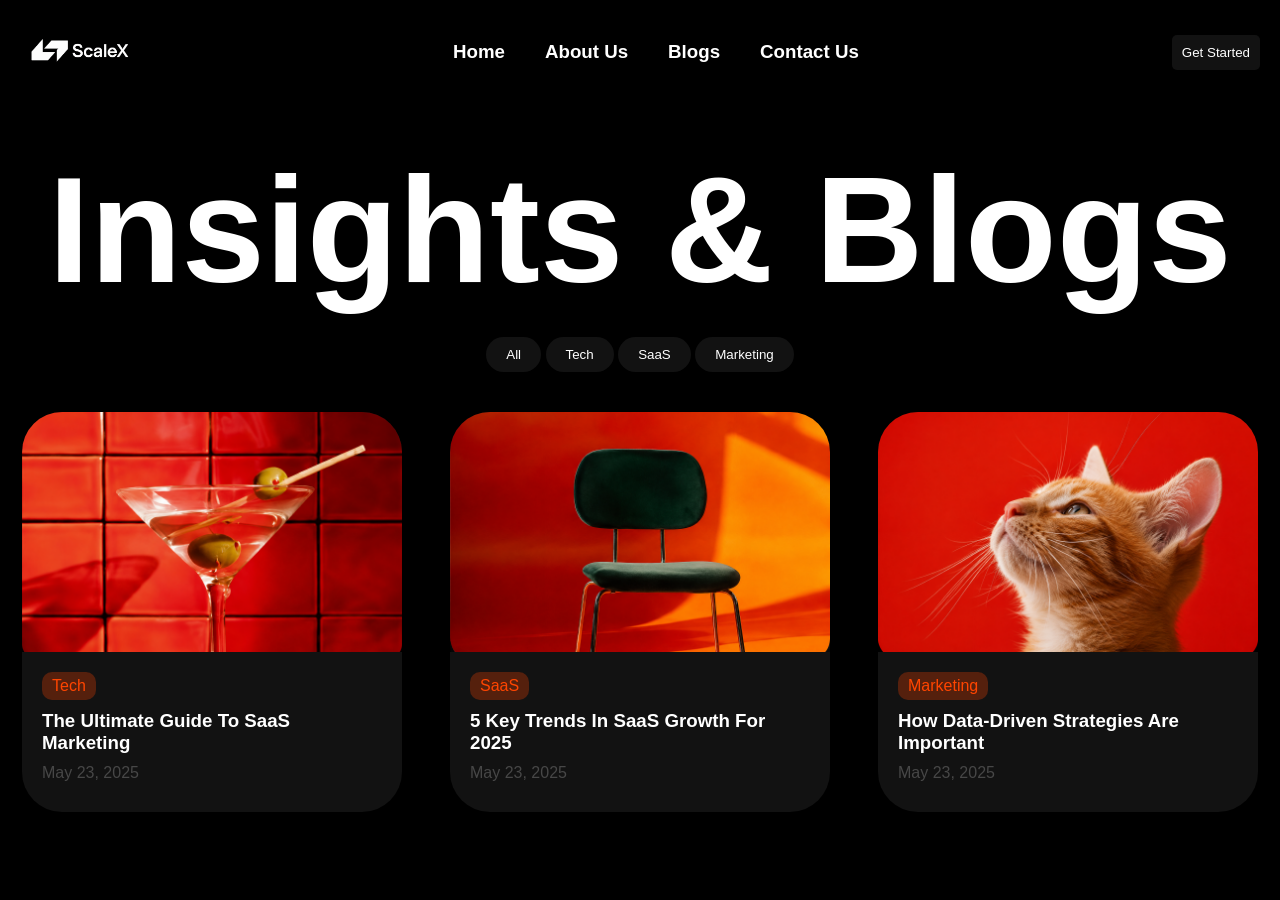
<file: design1/index.html>
<!DOCTYPE html>
<html lang="en">
<head>
    <meta charset="UTF-8">
    <meta name="viewport" content="width=device-width, initial-scale=1.0">
    <title>Insights & Blogs</title>
    <link rel="stylesheet" href="style.css">
    <link rel="shortcut icon" href="./favicon.png" type="image/x-icon">
</head>
<body>
    <div id="container">
        <nav>
            <div class="left">
                <img src="./ChatGPT Image May 10, 2026, 02_43_31 PM.png" alt="logo">
            </div>
            <div class="middle">
                <h3>Home</h3>
                <h3>About Us</h3>
                <h3>Blogs</h3>
                <h3>Contact Us</h3>
            </div>
            <div class="right">
                <button>Get Started</button>
            </div>
        </nav>
        <header>
            <h1>Insights & Blogs</h1>
            <div class="filters">
                <button>All</button>
                <button>Tech</button>
                <button>SaaS</button>
                <button>Marketing</button>
            </div>
        </header>
        <div class="cards">
            <div class="card">
                <div class="top">
                    <img src="./wine.png" alt="wine">
                </div>

                <div class="bottom">
                    <span class="tag">Tech</span>
                    <h3>The Ultimate Guide To SaaS Marketing</h3>
                    <p>May 23, 2025</p>
                </div>
            </div>


            <div class="card">
                <div class="top">
                    <img src="./chair.png" alt="">
                </div>

                <div class="bottom">
                    <span class="tag">SaaS</span>
                    <h3>5 Key Trends In SaaS Growth For 2025</h3>
                    <p>May 23, 2025</p>
                </div>
            </div>


            <div class="card">
                <div class="top">
                    <img src="./cat.png" alt="">
                </div>

                <div class="bottom">
                    <span class="tag">Marketing</span>
                    <h3>How Data-Driven Strategies Are Important</h3>
                    <p>May 23, 2025</p>
                </div>
            </div>
        </div>
    </div>
</body>
</html>
</file>
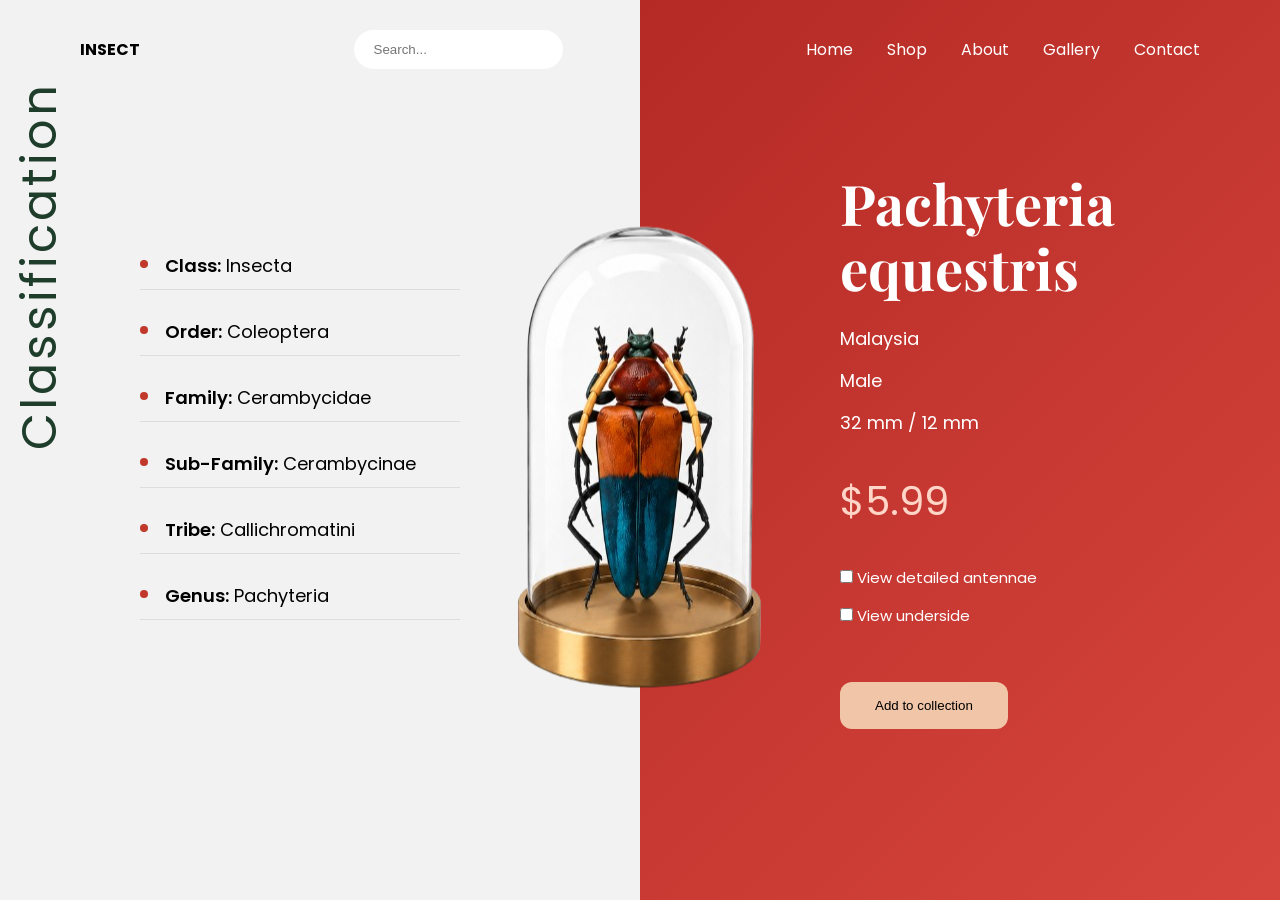
<file: design3/insect-webpage/index.html>
<!DOCTYPE html>
<html lang="en">
<head>
  <meta charset="UTF-8">
  <title>Insect UI</title>

  <!-- FONTS -->
  <link href="https://fonts.googleapis.com/css2?family=Playfair+Display:wght@600&family=Poppins:wght@300;400;500&display=swap" rel="stylesheet">

  <link rel="stylesheet" href="var.css">
</head>
<body>
  <header class="navbar">
    <div class="logo">INSECT</div>

    <div class="search-box">
      <input type="text" placeholder="Search...">
    </div>

    <nav class="nav-links">
      <a href="#">Home</a>
      <a href="#">Shop</a>
      <a href="#">About</a>
      <a href="#">Gallery</a>
      <a href="#">Contact</a>
    </nav>
  </header>

  <section class="main">

    
    <div class="left">
      <div class="vertical-text">Classification</div>

      <ul class="list">
        <li><span>Class:</span> Insecta</li>
        <li><span>Order:</span> Coleoptera</li>
        <li><span>Family:</span> Cerambycidae</li>
        <li><span>Sub-Family:</span> Cerambycinae</li>
        <li><span>Tribe:</span> Callichromatini</li>
        <li><span>Genus:</span> Pachyteria</li>
      </ul>
    </div>

  
    <div class="right">
      <div class="right-content">
        <h1>Pachyteria<br>equestris</h1>

        <div class="specs">
          <div> Malaysia</div>
          <div>Male</div>
          <div> 32 mm / 12 mm</div>
        </div>

        <div class="price">$5.99</div>

        <div class="options">
          <label><input type="checkbox"> View detailed antennae</label>
          <label><input type="checkbox"> View underside</label>
        </div>

        <button>Add to collection</button>
      </div>
    </div>

    <div class="center">
      <img src="images/insect.png" alt="insect" class="insect-img">
    </div>

  </section>

</body>
</html>
</file>
<file: design1/style.css>
*{
    margin:0%;
    padding:0%;
    box-sizing: border-box;
}

html,body{
    height: 100%;
    width: 100%;
}
body{
    background-color: black;
    font-family: Arial, Helvetica, sans-serif;
}
#container{
    width: 100%;
}
nav{
    display: flex;
    justify-content: space-between;
    align-items: center;
    padding: 20px;
}
.middle{
    display: flex;
    justify-content: space-between;
    gap: 40px;
    cursor: pointer;
}
.middle h3{
    color: white;
}
.left img{
    height: 60px;
    width: auto;
}
.right button{
    background-color: rgba(18, 18, 18);
    color: white;
    border: none;
    padding: 10px;
    border-radius: 5px;
    cursor: pointer;
}

header{
    display: flex;
    flex-direction: column;
    justify-content: center;
    align-items: center;
    gap: 20px;
    padding: 40px;
}
header h1{
    color: white;
    font-size: 150px;
}
.filters button{
    padding: 10px;
    padding-left: 20px;
    padding-right: 20px;
    color: white;
    background-color: rgba(18, 18, 18);
    border-radius: 20px;
    border: none;
    transition: all 0.3s ease;
}
.filters button:hover{
    background-color: orangered;
}

.cards{
    width: 100%;
    display: flex;
    justify-content: center;
    gap: 3rem;
}

.card{
    
    height: 400px;
    width: 380px;
    background-color: rgb(18, 18, 18);
    border-radius: 40px;
    overflow: hidden;
}
.top{
  height: 60%;
}

.top img{
  width: 100%;
  height: 100%;
  object-fit: cover;
  cursor: pointer;
}
.bottom{
  height: 40%;
  padding: 20px;
  display: flex;
  flex-direction: column;
  gap: 10px;
}
.tag{
    background-color: rgba(255, 68, 0, 0.281);
    color: orangered;
    border-radius: 10px;
    width: fit-content;
    padding-bottom: 5px;
    padding-top: 5px;
    padding-left: 10px;
    padding-right: 10px;
    cursor: pointer;
}
.bottom h3{
    color: white;
}
.bottom p{
    color: rgb(71, 71, 71);
}
</file>
<file: design3/insect-webpage/var.css>
* {
  margin: 0;
  padding: 0;
  box-sizing: border-box;
}

body {
  font-family: 'Poppins', sans-serif;
  height: 100vh;
  overflow: hidden;
}

.main {
  display: flex;
  height: 100vh;
  position: relative;
}

.left {
  width: 50%;
  background: #f2f2f2;
  position: relative;
  padding-left: 140px;
  display: flex;
  align-items: center;
}

.vertical-text {
  position: absolute;
  left: 40px;
  top: 50%;
  transform: translateY(-50%) rotate(-90deg);
  transform-origin: left center;
  font-size: 48px;
  color: #1f3d2b;
  letter-spacing: 3px;
}

.list {
  list-style: none;
  width: 320px;
}

.list li {
  position: relative;
  margin-bottom: 28px;
  padding-left: 25px;
  font-size: 18px;
  border-bottom: 1px solid #ddd;
  padding-bottom: 10px;
}

.list li::before {
  content: "";
  position: absolute;
  left: 0;
  top: 8px;
  width: 8px;
  height: 8px;
  background: #c0392b;
  border-radius: 50%;
}

.list span {
  font-weight: 600;
}

.right {
  width: 50%;
  background: linear-gradient(135deg, #b52a25, #d6453d);
  color: white;
  display: flex;
  align-items: center;
}

.right-content {
  margin-left: 200px;   
  max-width: 420px;
}


.right h1 {
  font-family: 'Playfair Display', serif;
  font-size: 56px;
  line-height: 1.15;
  margin-bottom: 25px;
}


.specs div {
  margin-bottom: 15px;
  font-size: 18px;
}


.price {
  font-size: 40px;
  margin: 35px 0;
  color: #ffd5c7;
}


.options label {
  display: block;
  margin-bottom: 15px;
  font-size: 15px;
}


button {
  margin-top: 40px;
  padding: 16px 35px;
  background: #f1c6a8;
  border: none;
  border-radius: 12px;
  cursor: pointer;
  transition: 0.3s;
}

button:hover {
  background: white;
  transform: translateY(-3px);
}


.navbar {
  position: absolute;
  width: 100%;
  padding: 30px 80px;
  display: flex;
  justify-content: space-between;
  align-items: center;
  z-index: 20;
}

.logo {
  font-weight: 700;
}

.search-box input {
  padding: 12px 20px;
  border-radius: 25px;
  border: none;
}

.nav-links a {
  margin-left: 30px;
  color: white;
  text-decoration: none;
}


.center {
  position: absolute;
  top: 52%;
  left: 50%;
  transform: translate(-50%, -50%);
  z-index: 10;
}

.dome {
  width: 230px;
  height: 420px;
  border-radius: 120px 120px 25px 25px;
  background: rgba(255, 255, 255, 0.08);
  backdrop-filter: blur(22px);

  box-shadow:
    inset 0 0 30px rgba(255,255,255,0.35),
    0 30px 60px rgba(0,0,0,0.35);

  display: flex;
  justify-content: center;
  align-items: center;
  position: relative;
}

.dome::before {
  content: "";
  position: absolute;
  left: 18%;
  width: 18%;
  height: 100%;
  background: linear-gradient(to right, rgba(255,255,255,0.7), transparent);
  border-radius: 120px;
}


.dome img {
  width: 155px;
  z-index: 2;
}


.base {
  position: absolute;
  bottom: -42px;
  left: 50%;
  transform: translateX(-50%);
  width: 250px;
  height: 60px;
  border-radius: 40px;
  background: linear-gradient(#f0d06b, #c49a2e);
  box-shadow: 0 20px 40px rgba(0,0,0,0.4);
}
</file>
